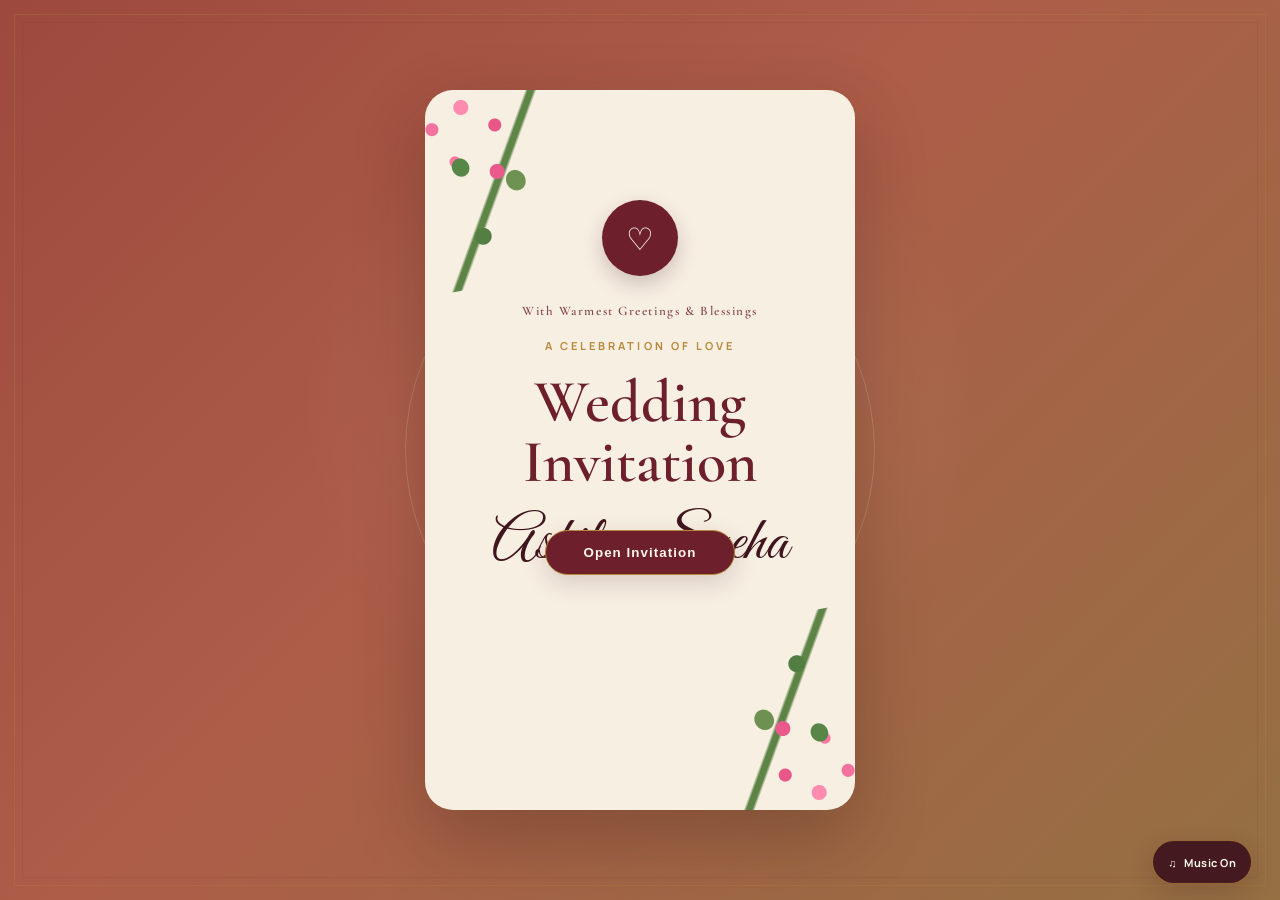
<file: index.html>
<!doctype html>
<html lang="en" translate="no" class="notranslate">
<head>
  <meta charset="UTF-8">
  <meta name="viewport" content="width=device-width, initial-scale=1.0">
  <meta name="theme-color" content="#f7efe2">
  <meta name="description" content="Wedding invitation of Ashil & Sneha — 13 December 2026.">
  <meta name="google" content="notranslate">
  <meta name="apple-mobile-web-app-capable" content="yes">
  <meta name="apple-mobile-web-app-status-bar-style" content="default">
  <meta name="apple-mobile-web-app-title" content="Ashil & Sneha">
  <meta name="mobile-web-app-capable" content="yes">
  <link rel="manifest" href="manifest.webmanifest">
  <title>Ashil & Sneha — Wedding Invitation</title>
  <link rel="preconnect" href="https://fonts.googleapis.com">
  <link rel="preconnect" href="https://fonts.gstatic.com" crossorigin>
  <link href="https://fonts.googleapis.com/css2?family=Cormorant+Garamond:wght@400;500;600;700&family=Great+Vibes&family=Manrope:wght@400;500;600;700&display=swap" rel="stylesheet">
  <link rel="stylesheet" href="style.css">
</head>
<body>
  <div class="petals" aria-hidden="true"></div>

  <div id="welcome" class="welcome">
    <div class="mandala"></div>
    <div class="welcome-card">
      <div class="welcome-card-corner top-left" aria-hidden="true"></div>
      <div class="welcome-card-corner bottom-right" aria-hidden="true"></div>
      <div class="welcome-icon" aria-label="Wedding heart">♡</div>
      <div class="gurudeva-mantra">With Warmest Greetings &amp; Blessings</div>
      <p class="eyebrow">A Celebration of Love</p>
      <h1>Wedding Invitation</h1>
      <p class="welcome-names">Ashil <span>&amp;</span> Sneha</p>
      <button id="openInvite" class="gold-btn">Open Invitation</button>
    </div>
  </div>

  <audio id="weddingMusic" preload="auto" loop src="https://d2ol7oe51mr4n9.cloudfront.net/user_3JaT6rEnFH7bwNavYYi70WgtPzo/0bf61aef-4ac8-42bd-b71f-e8da6120f40d.mp3"></audio>
  <button id="musicToggle" class="music-toggle" type="button" aria-label="Turn wedding music off" aria-pressed="true">♫ <span>Music On</span></button>

  <main id="invitation" class="hidden">
    <section class="hero section corner-floral-frame">
      <div class="lily-corner lily-top-left" aria-hidden="true">✿</div>
      <div class="lily-corner lily-top-right" aria-hidden="true">✿</div>
      <div class="lily-corner lily-bottom-left" aria-hidden="true">✿</div>
      <div class="lily-corner lily-bottom-right" aria-hidden="true">✿</div>
      <div class="ornament top"></div>
      <p class="eyebrow">With great joy and happiness</p>
      <h1>Ashil <span>&amp;</span> Sneha</h1>
      <p class="subtitle">cordially invite you to celebrate their wedding</p>
      <div class="flower-divider">✿ ❁ ✿</div>
      <div id="countdown" class="countdown" aria-label="Countdown to the wedding"></div>
    </section>

    <section class="card section">
      <p class="eyebrow">The Families</p>
      <h2>With the blessings of our families</h2>
      <div class="families">
        <div>
          <h3>Ashil</h3>
          <p>S/o. Gopalakrishnan &amp; Usha Gopalakrishnan</p>
          <p>Thalakkattu Perumthittayil House,<br>Kadakkara, Ezhikkara</p>
        </div>
        <div class="ampersand">&amp;</div>
        <div>
          <h3>Sneha</h3>
          <p>D/o. Rajesh M S &amp; Sreedevi Rajesh</p>
          <p>Marathanthara House,<br>Perumpadanna, North Paravur</p>
        </div>
      </div>
    </section>

    <section class="details section">
      <div class="detail-card">
        <span class="icon">❈</span>
        <p class="eyebrow">Marriage</p>
        <h2>Sunday</h2>
        <p class="date">13 December 2026</p>
        <p>Between <strong>10:30 AM to 11:00 AM</strong></p>
        <div class="rule"></div>
        <h3>Treesa Garden</h3>
        <p>Mangalath Road,<br>Perumbadanna, North Paravur</p>
        <a class="map-btn" href="https://maps.app.goo.gl/sxNYgMkaWMaSw1bAA" target="_blank" rel="noopener noreferrer">📍 Open in Google Maps</a>
      </div>

      <div class="detail-card">
        <span class="icon">✦</span>
        <p class="eyebrow">Reception</p>
        <h2>Sunday</h2>
        <p class="date">13 December 2026</p>
        <p><strong>5:00 PM</strong></p>
        <div class="rule"></div>
        <h3>Infant Jesus Church Kadakkara</h3>
        <p>North Paravur</p>
        <a class="map-btn" href="https://maps.app.goo.gl/wAV98LArERzbvWy58" target="_blank" rel="noopener noreferrer">📍 Open in Google Maps</a>
      </div>
    </section>

    <section class="message section">
      <div class="quote-mark">“</div>
      <p>Two hearts, one beautiful journey, and a lifetime of memories waiting to be made.</p>
      <p class="small">Your presence and blessings will make our day even more special.</p>
    </section>

    <section class="compliments section">
      <p class="eyebrow">With love &amp; blessings</p>
      <h2>Best Compliments From</h2>
      <p class="compliment-names">Anandhu, Akshaya Anandhu &amp; All Family Members</p>
    </section>

    <section id="wishes" class="wishes section">
      <div class="flower-corner left">❀</div>
      <div class="flower-corner right">❀</div>
      <p class="eyebrow">A little love from you</p>
      <h2>Guest Wishes <span class="live-count" id="wishHeadingCount">0</span></h2>
      <p class="small">Leave a blessing or a message for Ashil &amp; Sneha. Wishes are shared publicly with everyone.</p>
      <div class="wish-quotes" aria-label="Wedding wish inspirations">
        <div class="wish-quote active">“May your love grow deeper with every beautiful season of life.”</div>
        <div class="wish-quote">“Two hearts, one journey, countless memories. Wishing you a lifetime of happiness.”</div>
        <div class="wish-quote">“May your home always be filled with love, laughter and togetherness.”</div>
      </div>
      <form id="wishForm" class="wish-form">
        <label>Your name<input id="wishName" name="name" maxlength="60" required placeholder="Your name"></label>
        <label>Your wishes<textarea id="wishMessage" name="message" maxlength="300" required placeholder="Write your blessing..."></textarea></label>
        <button class="gold-btn" type="submit">Send Wishes</button>
      </form>
      <div id="wishList" class="wish-list"></div>
    </section>

    <section id="attendance" class="attendance section">
      <div class="attendance-card">
        <p class="eyebrow">We would love to know</p>
        <h2>Guests Attending <span class="live-count" id="attendancePublicCount">0</span></h2>
        <p class="small">The number shown is the total confirmed guests. Guest names are kept private.</p>
        <form id="attendanceForm" class="attendance-form">
          <label>Your name<input id="attendanceName" maxlength="60" required placeholder="Your name"></label>
          <label>Attendance<select id="attendanceStatus" required><option value="">Choose one</option><option value="Attending">Attending</option><option value="Maybe">Maybe</option><option value="Not attending">Not attending</option></select></label>
          <label>Number of people<input id="attendancePeople" type="number" min="1" max="20" value="1" required></label>
          <button class="gold-btn" type="submit">Confirm Attendance</button>
          <p id="attendanceStatusMessage" class="form-message" role="status"></p>
        </form>
      </div>
    </section>

    <footer>
      <div class="footer-symbol">ॐ</div>
      <p>Ashil &amp; Sneha</p>
      <small>13 • 12 • 2026</small>
    </footer>
  </main>
  <script src="script.js"></script>
</body>
</html>
</file>
<file: style.css>
:root{
  --cream:#f7efe2; --paper:#fffaf2; --burgundy:#6d1f2b; --deep:#40151e;
  --gold:#b8893c; --ink:#3e2a27; --terracotta:#a94f42; --golden:#8d6a3e; --muted:#806b62; --line:rgba(109,31,43,.18);
}
*{box-sizing:border-box}
html{scroll-behavior:smooth}
body{margin:0;background:var(--cream);color:var(--ink);font-family:Manrope,Arial,sans-serif;overflow-x:hidden}
body:before,body:after{content:"";position:fixed;inset:14px;pointer-events:none;border:1px solid rgba(184,137,60,.25);z-index:10}
body:after{inset:22px;border:1px solid rgba(109,31,43,.08)}
.hidden{display:none}
.welcome{min-height:100vh;display:grid;place-items:center;text-align:center;position:relative;padding:28px 18px;overflow:hidden;background:linear-gradient(135deg,var(--terracotta) 0%,#a65b45 42%,var(--golden) 100%)}
.welcome:before{content:"";position:absolute;inset:0;background:radial-gradient(circle at 50% 45%,rgba(255,241,210,.12),transparent 42%);pointer-events:none}
.welcome>*{position:relative;z-index:2}
.mandala{position:absolute!important;width:min(86vw,470px);height:min(86vw,470px);border:1px solid rgba(255,245,224,.18);border-radius:50%;z-index:1!important}
.mandala:before,.mandala:after{content:"";position:absolute;inset:35px;border:1px dashed rgba(255,245,224,.18);border-radius:50%}
.mandala:after{inset:90px;border:1px solid rgba(255,245,224,.12)}
.ganesha,.footer-symbol{font-family:Georgia,serif;color:var(--burgundy);font-size:52px}
.welcome-card{position:relative;width:min(88vw,430px);min-height:min(82vh,720px);padding:90px 34px 54px;display:flex;flex-direction:column;align-items:center;justify-content:center;background:var(--paper);border-radius:28px;box-shadow:0 28px 70px rgba(45,20,15,.28);overflow:hidden}
.welcome-card:before,.welcome-card:after{content:"";position:absolute;width:180px;height:220px;background:radial-gradient(circle at 35% 35%,#ff76a7 0 7%,transparent 8%),radial-gradient(circle at 60% 20%,#ef4e86 0 6%,transparent 7%),linear-gradient(135deg,transparent 44%,#4f813e 45% 48%,transparent 49%);opacity:.92}
.welcome-card:before{left:-70px;top:-55px;transform:rotate(-15deg)}
.welcome-card:after{right:-70px;bottom:-55px;transform:rotate(165deg)}
.welcome-card .welcome-icon{width:76px;height:76px;border-radius:50%;display:grid;place-items:center;background:var(--burgundy);color:white;font-size:31px;box-shadow:0 8px 22px rgba(64,21,30,.18);margin-bottom:28px}
.welcome-card h1{font:600 clamp(38px,7vw,66px)/1 "Cormorant Garamond",serif;color:var(--burgundy);margin:4px 0 10px}
.welcome-card .welcome-names{font-size:clamp(38px,8vw,64px);margin:8px 0 30px}
.welcome-card .eyebrow{color:var(--gold)}
.welcome-card .gold-btn{position:absolute;bottom:48px;min-width:190px}
.welcome-card .gurudeva-mantra{color:var(--burgundy);opacity:.82}
.welcome-card .ganesha{font-size:30px;color:var(--burgundy)}
.gurudeva-mantra{margin-top:-2px;margin-bottom:18px;font:600 13px/1.4 "Cormorant Garamond",serif;letter-spacing:.16em;color:var(--gold)}
.eyebrow{text-transform:uppercase;letter-spacing:.28em;font-size:11px;color:var(--gold);font-weight:700;margin:0 0 15px}
.welcome h1{font:600 clamp(38px,7vw,76px)/1 "Cormorant Garamond",serif;color:var(--burgundy);margin:4px 0 10px}
.welcome-names{font:400 clamp(40px,8vw,78px)/1.1 "Great Vibes",cursive;color:var(--deep);margin:10px 0 30px}
.welcome-names span{font-family:"Cormorant Garamond";font-size:.7em;color:var(--gold)}
.gold-btn{border:1px solid var(--gold);background:var(--burgundy);color:#fff8ee;padding:14px 26px;border-radius:999px;letter-spacing:.08em;font-weight:700;cursor:pointer;box-shadow:0 8px 24px rgba(64,21,30,.16);transition:.25s}
.gold-btn:hover{transform:translateY(-2px);background:var(--deep)}
.section{width:min(100% - 36px,960px);margin:auto}
.hero{text-align:center;padding:110px 20px 80px;position:relative}
.hero h1{font:500 clamp(58px,11vw,118px)/.9 "Great Vibes",cursive;color:var(--burgundy);margin:8px 0 18px}
.hero h1 span{font-family:"Cormorant Garamond";font-size:.65em;color:var(--gold)}
.subtitle{font:500 19px "Cormorant Garamond",serif;color:var(--muted)}
.flower-divider{color:var(--gold);letter-spacing:10px;margin:30px 0}
.countdown{display:flex;justify-content:center;gap:12px;flex-wrap:wrap}
.countdown div{min-width:78px;padding:13px 8px;border:1px solid var(--line);background:rgba(255,250,242,.62);border-radius:14px}
.countdown b{display:block;font:600 30px "Cormorant Garamond";color:var(--burgundy)}
.countdown span{font-size:9px;letter-spacing:.16em;text-transform:uppercase;color:var(--muted)}
.card,.wishes{background:rgba(255,250,242,.8);border:1px solid var(--line);padding:60px 7%;text-align:center;box-shadow:0 18px 50px rgba(64,21,30,.06)}
h2{font:600 clamp(30px,5vw,45px)/1.1 "Cormorant Garamond";color:var(--burgundy);margin:0 0 28px}
.families{display:grid;grid-template-columns:1fr auto 1fr;gap:28px;align-items:center}
.families h3,.detail-card h3{font:600 27px "Cormorant Garamond";color:var(--burgundy);margin:0 0 10px}
.families p,.detail-card p{font-size:14px;line-height:1.8;color:var(--muted)}
.ampersand{font:400 45px "Great Vibes";color:var(--gold)}
.details{display:grid;grid-template-columns:1fr 1fr;gap:22px;padding:70px 0}
.detail-card{padding:48px 25px;text-align:center;background:var(--paper);border:1px solid var(--line);position:relative}
.icon{color:var(--gold);font-size:25px}
.detail-card h2{margin:7px 0 0}
.date{font:600 25px "Cormorant Garamond";color:var(--burgundy)!important}
.detail-card strong{color:var(--burgundy)}
.rule{height:1px;background:var(--line);width:70px;margin:25px auto}
.map-btn{display:inline-flex;align-items:center;justify-content:center;margin-top:18px;padding:11px 18px;border:1px solid var(--gold);border-radius:999px;background:transparent;color:var(--burgundy);text-decoration:none;font-size:12px;font-weight:700;letter-spacing:.06em;transition:.25s}
.map-btn:hover{background:var(--burgundy);color:#fff8ee;transform:translateY(-2px)}
.message{text-align:center;padding:70px 20px}
.quote-mark{font:90px Georgia;color:rgba(184,137,60,.4);height:65px}
.message p{font:500 clamp(28px,4vw,43px)/1.25 "Cormorant Garamond";color:var(--burgundy);max-width:700px;margin:0 auto}
.message .small,.small{font:14px/1.8 Manrope;color:var(--muted);margin-top:20px}
.compliments{text-align:center;padding:60px 20px 90px}
.compliment-names{font:500 31px/1.55 "Cormorant Garamond";color:var(--burgundy)}
.wishes{position:relative;margin-bottom:70px}
.flower-corner{position:absolute;color:rgba(109,31,43,.18);font-size:70px;top:15px}
.flower-corner.left{left:20px}.flower-corner.right{right:20px;transform:scaleX(-1)}
.wish-form{max-width:620px;margin:30px auto;display:grid;gap:16px;text-align:left}
.wish-form label{font-size:11px;text-transform:uppercase;letter-spacing:.12em;color:var(--muted);font-weight:700}
input,textarea{display:block;width:100%;margin-top:7px;border:1px solid var(--line);background:#fffdf8;border-radius:10px;padding:13px;font:14px Manrope;color:var(--ink);outline:none}
textarea{min-height:110px;resize:vertical}
input:focus,textarea:focus{border-color:var(--gold)}
.wish-quotes{display:grid;gap:10px;max-width:620px;margin:22px auto 28px;text-align:center}
.wish-quote{padding:16px 20px;border:1px solid rgba(184,137,60,.28);border-radius:14px;background:rgba(255,250,242,.72);color:var(--burgundy);font:500 18px/1.45 "Cormorant Garamond",serif;box-shadow:0 8px 24px rgba(64,21,30,.05);opacity:.5;transform:translateY(4px);transition:opacity .5s,transform .5s}
.wish-quote.active{opacity:1;transform:translateY(0);border-color:rgba(184,137,60,.55)}
.wish-list{display:grid;gap:12px;text-align:left}
.wish{padding:16px 18px;border-left:3px solid var(--gold);background:#fffdf8}
.wish strong{color:var(--burgundy);font-size:13px}.wish p{font:17px/1.45 "Cormorant Garamond";margin:5px 0 0}
.empty{font-size:13px;color:var(--muted);text-align:center}
footer{text-align:center;padding:55px 20px 90px;background:var(--deep);color:#f9ead8}
footer .footer-symbol{color:#d4a65c;font-size:35px}footer p{font:32px "Great Vibes";margin:5px}footer small{letter-spacing:.25em;font-size:9px;opacity:.7}
.petal{position:fixed;top:-20px;width:10px;height:15px;background:rgba(155,52,69,.55);border-radius:100% 0 100% 0;z-index:20;pointer-events:none;animation:fall linear forwards}
@keyframes fall{to{transform:translate3d(var(--drift),110vh,0) rotate(540deg);opacity:0}}
@media(max-width:700px){
  .families,.details{grid-template-columns:1fr}.ampersand{font-size:35px}.details{padding:45px 0}.hero{padding-top:80px}.card{padding:45px 22px}
}
@media(prefers-reduced-motion:reduce){*{scroll-behavior:auto!important;animation:none!important;transition:none!important}}

.welcome-card .floral-copy{position:absolute;left:24px;right:24px;top:105px;bottom:105px;pointer-events:none}

.welcome-card-corner{position:absolute;width:190px;height:210px;pointer-events:none;background:
radial-gradient(circle at 18% 22%,#f36b9b 0 6px,transparent 7px),
radial-gradient(circle at 35% 14%,#ff86ad 0 7px,transparent 8px),
radial-gradient(circle at 51% 25%,#e84d83 0 6px,transparent 7px),
radial-gradient(circle at 27% 39%,#ff709f 0 5px,transparent 6px),
radial-gradient(circle at 48% 47%,#e95387 0 7px,transparent 8px),
linear-gradient(120deg,transparent 47%,#557f3e 48% 50%,transparent 51%);
opacity:.95}
.welcome-card-corner:after{content:"";position:absolute;inset:0;background:
radial-gradient(ellipse at 35% 35%,#4f813e 0 8px,transparent 9px),
radial-gradient(ellipse at 55% 55%,#668d49 0 9px,transparent 10px),
radial-gradient(ellipse at 24% 68%,#4b783b 0 8px,transparent 9px);
transform:rotate(-25deg)}
.welcome-card-corner.top-left{left:-18px;top:-18px;transform:rotate(-10deg)}
.welcome-card-corner.bottom-right{right:-18px;bottom:-18px;transform:rotate(170deg)}
@media(max-width:700px){.welcome-card{min-height:78vh;padding-left:25px;padding-right:25px}.welcome-card-corner{transform:scale(.82) rotate(-10deg)}.welcome-card-corner.bottom-right{transform:scale(.82) rotate(170deg)}}


/* Ornate Indian palace invitation opening theme */
.welcome{background:linear-gradient(135deg,#8f4037 0%,#b66b48 48%,#8b693f 100%);padding:22px 14px}
.welcome-card{width:min(94vw,470px);min-height:min(92vh,820px);padding:145px 34px 185px;border-radius:10px;background:#f4e8cf;box-shadow:0 30px 80px rgba(43,20,12,.35);border:1px solid rgba(184,137,60,.7)}
.welcome-card:before,.welcome-card:after{display:none}
.welcome-card:after{content:"";display:block;position:absolute;inset:12px;border:1px solid rgba(184,137,60,.55);border-radius:4px;pointer-events:none}
.invitation-arch{position:absolute;left:10%;right:10%;top:-2px;height:145px;border:3px solid #b8893c;border-bottom:0;border-radius:150px 150px 0 0;background:linear-gradient(180deg,rgba(177,132,64,.18),rgba(255,250,242,.05));box-shadow:inset 0 0 0 5px rgba(255,248,226,.35)}
.invitation-arch:before,.invitation-arch:after{content:"";position:absolute;top:14px;width:20px;height:115px;border-top:2px solid #b8893c;border-bottom:2px solid #b8893c;opacity:.65}
.invitation-arch:before{left:17px}.invitation-arch:after{right:17px}
.ganesha-line{position:absolute;z-index:5;top:42px;left:50%;transform:translateX(-50%);width:62px;height:62px;border-radius:50%;display:grid;place-items:center;color:#b8893c;background:#f4e8cf;box-shadow:0 0 0 2px #b8893c,0 0 0 5px #f4e8cf,0 0 0 6px rgba(184,137,60,.65)}
.ganesha-line svg{width:47px;height:47px}
.brass-bells{position:absolute;left:9px;top:18px;z-index:8;display:flex;flex-direction:column;gap:3px;transform:rotate(-6deg)}
.brass-bells span{font-size:25px;filter:saturate(.75) sepia(.45);line-height:1}
.brass-bells span:nth-child(2){margin-left:18px;font-size:21px}.brass-bells span:nth-child(3){margin-left:5px;font-size:18px}
.bougainvillea{position:absolute;right:-4px;top:4px;width:155px;height:180px;z-index:8;transform:rotate(7deg);background:
radial-gradient(circle at 65% 18%,#e94c86 0 7px,transparent 8px),
radial-gradient(circle at 48% 29%,#f66a9b 0 8px,transparent 9px),
radial-gradient(circle at 78% 37%,#ef4f8b 0 7px,transparent 8px),
radial-gradient(circle at 38% 50%,#f26a9a 0 7px,transparent 8px),
radial-gradient(circle at 67% 60%,#e84782 0 8px,transparent 9px),
radial-gradient(ellipse at 52% 42%,#4e7e3c 0 8px,transparent 9px),
radial-gradient(ellipse at 76% 52%,#5d8b43 0 9px,transparent 10px),
linear-gradient(125deg,transparent 48%,#4d7438 49% 51%,transparent 52%)}
.welcome-icon{position:relative;z-index:6;width:66px;height:66px;margin-bottom:14px!important;background:#6d1f2b!important;box-shadow:0 8px 20px rgba(64,21,30,.22)!important}
.gurudeva-mantra{position:relative;z-index:6;margin-bottom:12px;color:#8c6a3e}
.welcome-card .eyebrow,.welcome-card h1,.welcome-card .welcome-names,.welcome-card .gold-btn{position:relative;z-index:6}
.welcome-card h1{font-size:clamp(34px,7vw,60px)}
.welcome-card .welcome-names{font-size:clamp(38px,8vw,62px);margin-bottom:24px}
.welcome-card .gold-btn{bottom:142px;z-index:10}
.palace-landscape{position:absolute;left:0;right:0;bottom:0;height:170px;background:linear-gradient(180deg,#d5a85d 0%,#c18c45 28%,#6c6b4b 30%,#6c8b75 31%,#58766b 100%);overflow:hidden;border-top:2px solid rgba(184,137,60,.7);z-index:4}
.palace-landscape:before{content:"";position:absolute;inset:0;background:linear-gradient(180deg,rgba(255,235,175,.35),transparent 55%);pointer-events:none}
.palace{position:absolute;bottom:55px;width:120px;height:78px;background:linear-gradient(#d5a45a,#a96f35);border:2px solid rgba(91,55,28,.45);box-shadow:inset 0 0 20px rgba(255,228,160,.25)}
.palace-left{left:-10px}.palace-center{left:50%;transform:translateX(-50%);width:160px;height:94px}.palace-right{right:-10px}
.palace:before{content:"";position:absolute;left:15%;right:15%;top:-31px;height:48px;border-radius:50% 50% 0 0;background:#b77d3d;border:2px solid rgba(91,55,28,.45);clip-path:polygon(0 100%,50% 0,100% 100%)}
.palace i{display:inline-block;width:12px;height:24px;margin:34px 7px 0;background:#5d3b27;border-radius:8px 8px 0 0;opacity:.8}
.palace b{position:absolute;left:35%;right:35%;bottom:0;height:43px;background:#6b4129;border-radius:40px 40px 0 0}
.palace-center i{margin-top:42px;width:13px;height:29px}.palace-center:after{content:"";position:absolute;left:38%;right:38%;top:-48px;height:55px;border-radius:50% 50% 0 0;background:#c88e48;clip-path:polygon(0 100%,50% 0,100% 100%)}
.palace-water{position:absolute;left:0;right:0;bottom:0;height:55px;background:repeating-linear-gradient(175deg,rgba(255,226,164,.25) 0 2px,transparent 2px 12px);opacity:.8}
.landscape-flowers{position:absolute;bottom:35px;width:105px;height:55px;background:
radial-gradient(circle at 20% 60%,#f5f1e7 0 5px,transparent 6px),
radial-gradient(circle at 37% 45%,#e84f87 0 6px,transparent 7px),
radial-gradient(circle at 55% 70%,#f36a9a 0 6px,transparent 7px),
radial-gradient(circle at 72% 42%,#fff8ed 0 5px,transparent 6px),
radial-gradient(ellipse at 50% 85%,#527c40 0 12px,transparent 13px)}
.landscape-flowers.left{left:-5px}.landscape-flowers.right{right:-5px;transform:scaleX(-1)}
@media(max-width:700px){
  .welcome-card{min-height:94vh;padding-top:135px;padding-bottom:180px}
  .palace-landscape{height:155px}.palace{transform:scale(.82);transform-origin:bottom}
  .palace-center{transform:translateX(-50%) scale(.9)}
  .welcome-card .gold-btn{bottom:130px}
  .bougainvillea{transform:scale(.82) rotate(7deg);transform-origin:top right}
}


/* Clean floral opening card theme */
.welcome{min-height:100vh;padding:28px 18px;background:linear-gradient(135deg,#9d493e 0%,#ad5d48 45%,#947043 100%)}
.welcome-card{width:min(88vw,430px);min-height:min(82vh,720px);padding:110px 34px 120px;justify-content:flex-start;background:#f7efe2;border-radius:28px;box-shadow:0 28px 70px rgba(45,20,15,.28);border:0}
.welcome-card:before,.welcome-card:after{display:none}
.welcome-card-corner{display:block;z-index:3}
.welcome-icon{z-index:4;width:76px;height:76px;margin:0 0 28px!important;background:#6d1f2b!important;color:#fff!important}
.welcome-card .gurudeva-mantra{z-index:4;margin-bottom:18px;color:#6d1f2b;font:600 13px/1.4 "Cormorant Garamond",serif;letter-spacing:.12em}
.welcome-card .eyebrow{z-index:4;color:#b8893c}
.welcome-card h1{z-index:4;color:#6d1f2b;font-size:clamp(38px,7vw,60px);margin:4px 0 10px}
.welcome-card .welcome-names{z-index:4;color:#40151e;font-size:clamp(38px,8vw,62px);margin:8px 0 0}
.welcome-card .gold-btn{z-index:5;bottom:48px;min-width:190px}
@media(max-width:700px){.welcome-card{min-height:78vh;padding-left:25px;padding-right:25px}.welcome-card .gold-btn{bottom:48px}}


/* Delicate lily corner florals inside invitation */
.corner-floral-frame{position:relative;overflow:hidden}
.lily-corner{position:absolute;z-index:0;color:#b8893c;font-family:Georgia,serif;font-size:70px;line-height:1;opacity:.72;text-shadow:0 3px 10px rgba(64,21,30,.08);filter:drop-shadow(0 2px 2px rgba(184,137,60,.12))}
.lily-corner:before,.lily-corner:after{content:"";position:absolute;width:44px;height:18px;border-radius:100% 0 100% 0;background:rgba(86,125,63,.72);transform-origin:center}
.lily-corner:before{transform:rotate(35deg);left:35px;top:42px}
.lily-corner:after{transform:rotate(-25deg);left:48px;top:20px}
.lily-top-left{top:10px;left:8px;transform:rotate(-22deg)}
.lily-top-right{top:10px;right:8px;transform:rotate(22deg) scaleX(-1)}
.lily-bottom-left{bottom:8px;left:8px;transform:rotate(202deg)}
.lily-bottom-right{bottom:8px;right:8px;transform:rotate(158deg) scaleX(-1)}
.corner-floral-frame>*:not(.lily-corner){position:relative;z-index:1}
@media(max-width:700px){.lily-corner{font-size:52px}.lily-corner:before,.lily-corner:after{width:34px;height:14px}.lily-top-left{top:8px;left:3px}.lily-top-right{top:8px;right:3px}.lily-bottom-left{bottom:5px;left:3px}.lily-bottom-right{bottom:5px;right:3px}}


/* Matching rose + green lily corner accents throughout the invitation */
.card,.detail-card,.message,.compliments,.wishes{position:relative;overflow:hidden}
.card:before,.card:after,.detail-card:before,.detail-card:after,.message:before,.message:after,.compliments:before,.compliments:after,.wishes:before,.wishes:after{content:"";position:absolute;pointer-events:none;z-index:0;width:115px;height:105px;background:
radial-gradient(circle at 28% 30%,#c94f62 0 8px,transparent 9px),
radial-gradient(circle at 43% 18%,#e0717e 0 7px,transparent 8px),
radial-gradient(circle at 58% 34%,#b93f55 0 9px,transparent 10px),
radial-gradient(circle at 35% 50%,#e48a91 0 6px,transparent 7px),
radial-gradient(ellipse at 68% 55%,#5f8b48 0 9px,transparent 10px),
radial-gradient(ellipse at 52% 72%,#4f7e3e 0 10px,transparent 11px),
radial-gradient(ellipse at 78% 25%,#739a58 0 7px,transparent 8px)}
.card:before,.detail-card:before,.message:before,.compliments:before,.wishes:before{top:-10px;left:-8px;transform:rotate(-12deg)}
.card:after,.detail-card:after,.message:after,.compliments:after,.wishes:after{right:-8px;bottom:-10px;transform:rotate(168deg)}
.card>*:not(:before):not(:after),.detail-card>*:not(:before):not(:after),.message>*:not(:before):not(:after),.compliments>*:not(:before):not(:after),.wishes>*:not(:before):not(:after){position:relative;z-index:1}
/* Larger lily petals layered over the rose clusters */
.card:before,.detail-card:before,.message:before,.compliments:before,.wishes:before{background-color:transparent}
@media(max-width:700px){
  .card:before,.card:after,.detail-card:before,.detail-card:after,.message:before,.message:after,.compliments:before,.compliments:after,.wishes:before,.wishes:after{width:82px;height:78px;background-size:100% 100%}
}


/* Guest attendance window */
.attendance{padding:0 0 70px}
.attendance-card{background:rgba(255,250,242,.88);border:1px solid var(--line);padding:55px 7%;text-align:center;box-shadow:0 18px 50px rgba(64,21,30,.06);position:relative;overflow:hidden}
.attendance-card:before,.attendance-card:after{content:"";position:absolute;pointer-events:none;width:100px;height:90px;background:radial-gradient(circle at 28% 30%,#c94f62 0 8px,transparent 9px),radial-gradient(circle at 55% 18%,#e0717e 0 7px,transparent 8px),radial-gradient(ellipse at 68% 60%,#5f8b48 0 9px,transparent 10px)}
.attendance-card:before{left:-8px;top:-8px;transform:rotate(-10deg)}.attendance-card:after{right:-8px;bottom:-8px;transform:rotate(170deg)}.attendance-card>*{position:relative;z-index:1}
.attendance-stats{display:grid;grid-template-columns:repeat(3,1fr);gap:12px;max-width:700px;margin:30px auto}
.attendance-stats div{padding:18px 10px;border:1px solid rgba(184,137,60,.28);border-radius:14px;background:#fffdf8}
.attendance-stats strong{display:block;font:600 32px "Cormorant Garamond";color:var(--burgundy)}.attendance-stats span{font-size:9px;text-transform:uppercase;letter-spacing:.1em;color:var(--muted)}
.attendance-form{max-width:620px;margin:25px auto 38px;display:grid;gap:15px;text-align:left}.attendance-form label{font-size:11px;text-transform:uppercase;letter-spacing:.12em;color:var(--muted);font-weight:700}
.attendance-form select{display:block;width:100%;margin-top:7px;border:1px solid var(--line);background:#fffdf8;border-radius:10px;padding:13px;font:14px Manrope;color:var(--ink);outline:none}.attendance-form select:focus{border-color:var(--gold)}
.optional{font-size:10px;letter-spacing:0;text-transform:none;font-weight:400}.form-message{min-height:20px;text-align:center;color:var(--burgundy);font-size:12px;margin:0}
.attendance-list-heading{max-width:620px;margin:0 auto 12px;display:flex;justify-content:space-between;align-items:center;color:var(--burgundy);font:600 21px "Cormorant Garamond"}.attendance-list-heading small{font:10px;text-transform:uppercase;letter-spacing:.1em;color:var(--muted)}
.attendance-list{max-width:620px;margin:auto;display:grid;gap:10px;text-align:left}.attendance-entry{padding:14px 16px;border-left:3px solid var(--gold);background:#fffdf8}.attendance-entry div{display:flex;justify-content:space-between;gap:12px;align-items:center}.attendance-entry strong{color:var(--burgundy);font-size:13px}.attendance-entry span{font-size:10px;color:var(--muted);text-transform:uppercase;letter-spacing:.05em}.attendance-entry p{font:17px/1.45 "Cormorant Garamond";margin:6px 0 0;color:var(--ink)}
.live-count{display:inline-block;vertical-align:middle;margin-left:8px;min-width:30px;padding:4px 9px;border-radius:999px;background:var(--burgundy);color:#fff;font:700 12px Manrope}
@media(max-width:700px){.attendance-stats{grid-template-columns:1fr}.attendance-card{padding:45px 22px}.attendance-entry div{align-items:flex-start;flex-direction:column;gap:3px}}


/* Compact attendance panel beneath Guest Wishes */
.attendance{padding:0 0 55px}.attendance-card{max-width:760px;margin:0 auto;padding:34px 30px;border-radius:18px}.attendance-card h2{font-size:34px;margin-bottom:10px}.attendance-stats{max-width:560px;margin:20px auto;gap:10px}.attendance-stats div{padding:13px 8px}.attendance-stats strong{font-size:27px}.attendance-form{max-width:520px;margin:20px auto 0;grid-template-columns:1fr 1fr;gap:12px}.attendance-form label:first-child,.attendance-form label:nth-child(3),.attendance-form .gold-btn,.attendance-form .form-message{grid-column:1/-1}.attendance-entry{padding:11px 14px}@media(max-width:700px){.attendance-card{padding:30px 18px}.attendance-stats{grid-template-columns:repeat(3,1fr)}.attendance-form{grid-template-columns:1fr}.attendance-form label:first-child,.attendance-form label:nth-child(3),.attendance-form .gold-btn,.attendance-form .form-message{grid-column:auto}.attendance-stats strong{font-size:24px}}


/* Compact, elegant Guest Wishes layout */
.wishes{max-width:760px;padding:42px 34px;margin:0 auto 42px;border-radius:18px}.wishes h2{font-size:36px;margin-bottom:10px}.wishes .small{margin-top:8px}.wish-quotes{max-width:560px;margin:18px auto 20px;gap:8px}.wish-quote{padding:11px 16px;font-size:16px}.wish-form{max-width:540px;margin:20px auto;gap:11px}.wish-form textarea{min-height:82px}.wish-list{max-width:540px;margin:18px auto 0;gap:8px;max-height:520px;overflow:hidden}.wish{padding:13px 16px;border-radius:10px;opacity:0;transform:translateY(12px);animation:wishReveal .65s ease forwards}.wish:nth-child(2){animation-delay:.12s}.wish:nth-child(3){animation-delay:.24s}.wish:nth-child(4){animation-delay:.36s}.wish:nth-child(5){animation-delay:.48s}.wish:nth-child(6){animation-delay:.60s}.wish:nth-child(7){animation-delay:.72s}.wish:nth-child(8){animation-delay:.84s}.wish:nth-child(9){animation-delay:.96s}.wish:nth-child(10){animation-delay:1.08s}@keyframes wishReveal{to{opacity:1;transform:translateY(0)}}
@media(max-width:700px){.wishes{width:calc(100% - 28px);padding:34px 18px;margin-bottom:30px}.wishes h2{font-size:32px}.wish-list{max-height:460px}.wish{padding:11px 13px}}
@media(prefers-reduced-motion:reduce){.wish{animation:none;opacity:1;transform:none}}


/* Compact mobile-first invitation layout + gentle auto-scroll */
body{font-size:14px}
.section{width:min(100% - 24px,880px)}
.hero{padding:76px 16px 54px}.hero h1{font-size:clamp(48px,10vw,92px);margin:5px 0 12px}.subtitle{font-size:17px}.flower-divider{margin:20px 0}.countdown{gap:7px}.countdown div{min-width:66px;padding:9px 6px;border-radius:11px}.countdown b{font-size:25px}
.card{padding:40px 28px}.families{gap:18px}.families p,.detail-card p{font-size:13px;line-height:1.65}
.details{gap:14px;padding:48px 0}.detail-card{padding:34px 18px}.date{font-size:22px!important}.message{padding:52px 18px}.message p{font-size:clamp(25px,4vw,36px)}.compliments{padding:48px 18px 60px}.compliment-names{font-size:27px}
.wishes{width:min(100% - 24px,700px);padding:32px 18px;margin-bottom:28px}.wishes h2{font-size:32px}.wish-quotes{margin:14px auto 18px}.wish-quote{font-size:15px;padding:10px 13px}.wish-form{margin:16px auto;gap:9px}.wish-form textarea{min-height:70px}.wish-list{max-height:420px}.wish{padding:10px 12px}.wish p{font-size:15px}
.attendance{padding-bottom:38px}.attendance-card{width:min(100% - 24px,700px);padding:28px 18px}.attendance-card h2{font-size:31px}.attendance-form{margin:15px auto 0;gap:9px}.attendance-entry{padding:10px 12px}
footer{padding:42px 18px 62px}
@media(max-width:700px){body:before,body:after{inset:7px}.hero{padding:58px 10px 42px}.hero h1{font-size:clamp(43px,16vw,72px)}.subtitle{font-size:15px}.countdown div{min-width:61px}.card{padding:34px 18px}.families p{font-size:12px}.details{padding:34px 0}.detail-card{padding:28px 14px}.message{padding:42px 12px}.quote-mark{font-size:72px;height:52px}.compliments{padding:38px 12px 50px}.wishes{width:calc(100% - 18px);padding:28px 13px}.attendance-card{width:calc(100% - 18px);padding:26px 13px}.gold-btn{padding:12px 20px;font-size:12px}.wish-form input,.wish-form textarea,.attendance-form input,.attendance-form select{padding:11px}.flower-corner{font-size:48px}}

/* Auto-scroll state: starts only after the visitor opens the invitation */
html.auto-scroll-active{scroll-behavior:auto}
body.auto-scroll-active{cursor:default}


/* Wedding music control */
#weddingMusic{display:none}.music-toggle{position:fixed;right:28px;bottom:24px;z-index:50;border:1px solid rgba(184,137,60,.7);background:rgba(64,21,30,.94);color:#fff8ee;border-radius:999px;padding:10px 15px;font:700 11px Manrope;letter-spacing:.04em;box-shadow:0 8px 24px rgba(64,21,30,.2);cursor:pointer;backdrop-filter:blur(8px)}.music-toggle span{margin-left:5px}@media(max-width:700px){.music-toggle{right:16px;bottom:16px;padding:9px 13px}}


/* Cross-device compatibility: iPhone/iPad safe areas, Android touch targets and Windows browsers */
html,body{width:100%;min-height:100%;-webkit-text-size-adjust:100%;text-size-adjust:100%;}
body{-webkit-tap-highlight-color:transparent;}
button,a,input,textarea,select{touch-action:manipulation;}
button,.map-btn{min-height:44px;}
input,textarea,select{font-size:16px;}
@supports(padding:max(0px)){
  body{padding-left:env(safe-area-inset-left);padding-right:env(safe-area-inset-right);}
  footer{padding-bottom:max(62px,calc(62px + env(safe-area-inset-bottom)));}
  .music-toggle{bottom:max(16px,calc(16px + env(safe-area-inset-bottom)));}
}
@media(max-width:430px){
  .section{width:calc(100% - 18px)}
  .welcome{padding:12px 9px}
  .welcome-card{width:calc(100vw - 24px);min-height:88vh;padding-left:20px;padding-right:20px}
  .hero h1{font-size:clamp(42px,15vw,66px)}
  .countdown div{min-width:58px}
  .countdown b{font-size:22px}
  .families p{overflow-wrap:anywhere}
  .map-btn{width:100%;}
}
</file>
